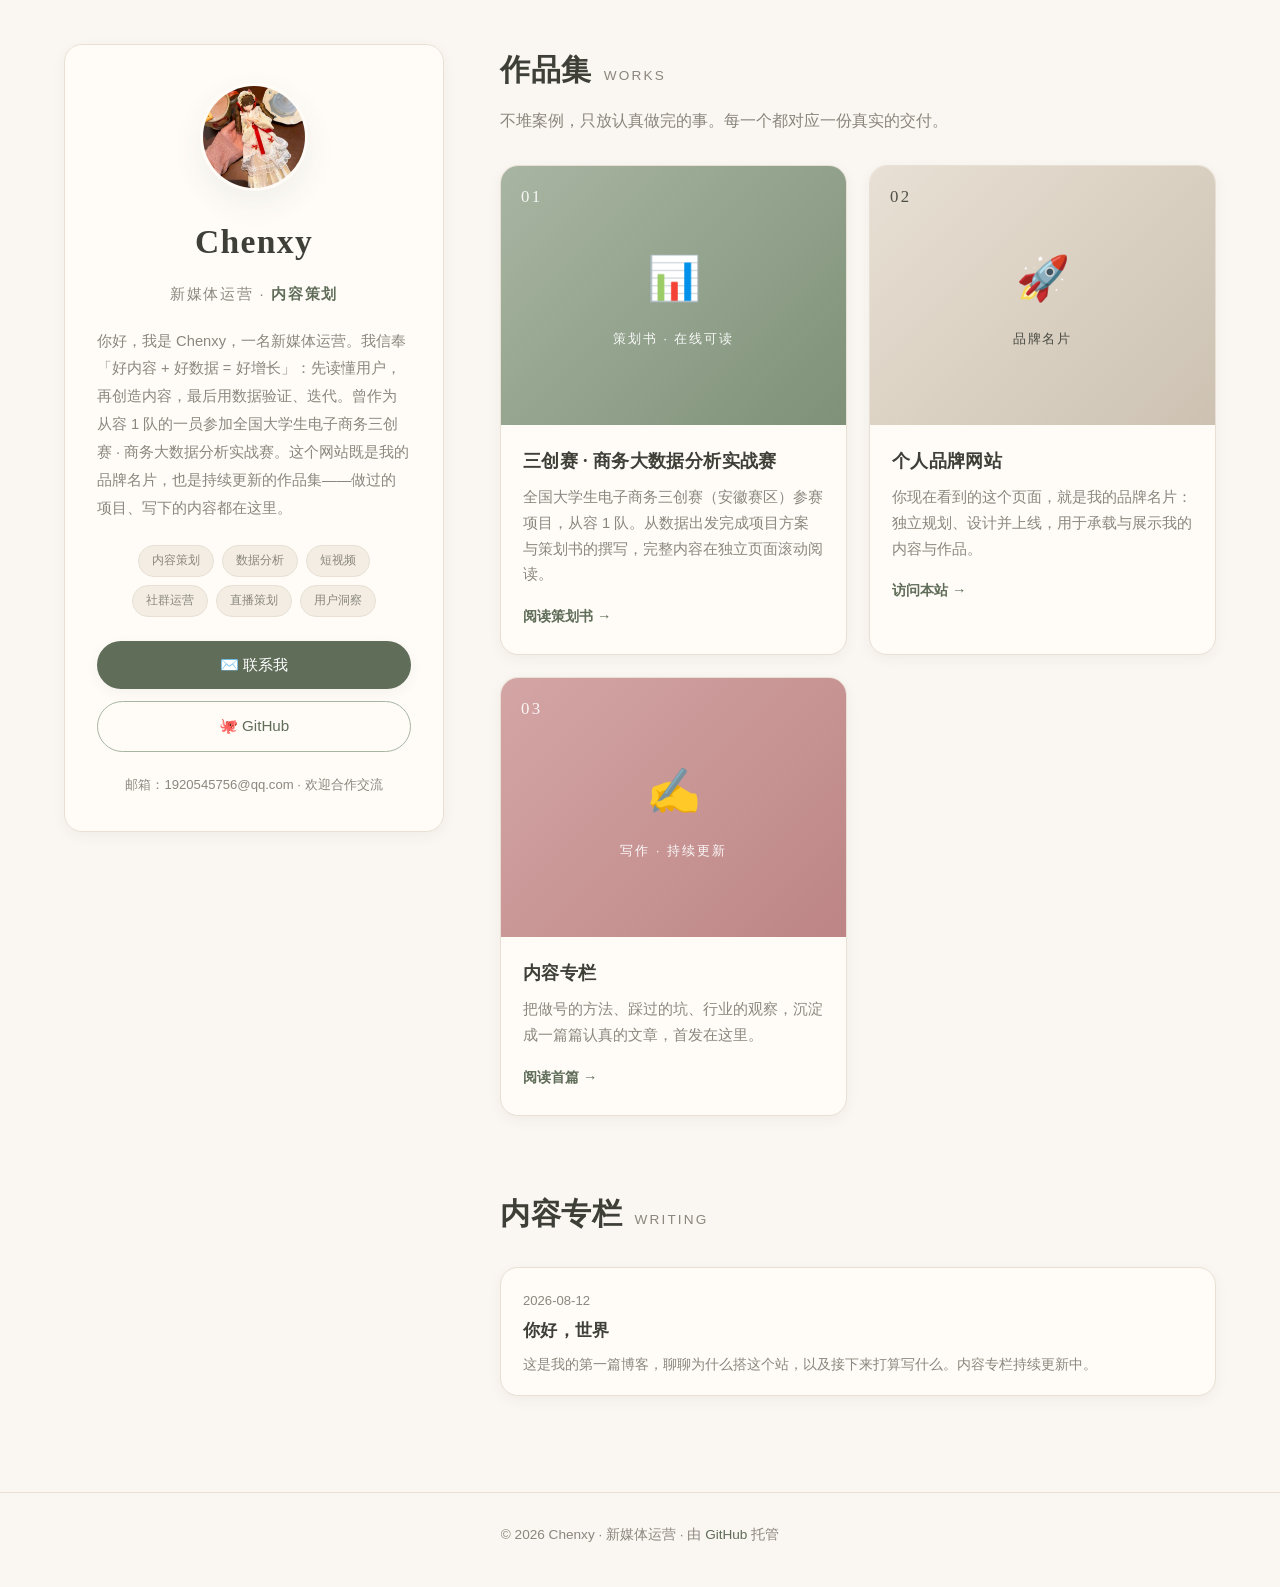
<file: index.html>
<!DOCTYPE html>
<html lang="zh-CN">
<head>
  <meta charset="UTF-8">
  <meta name="viewport" content="width=device-width, initial-scale=1.0">
  <meta name="description" content="Chenxy 的新媒体运营作品集：项目案例、内容专栏与联系方式。">
  <title>Chenxy · 新媒体运营作品集</title>
  <link rel="icon" type="image/svg+xml" href="favicon.svg">
  <link rel="stylesheet" href="style.css?v=2">
</head>
<body>
  <div class="layout">

    <!-- ============ 左：个人信息 ============ -->
    <aside class="side">
      <div class="side-inner">
        <img class="side-avatar" src="assets/images/avatar.jpg" alt="Chenxy 头像" width="108" height="108">
        <h1 class="side-name">Chenxy</h1>
        <p class="side-role">新媒体运营 · <span class="typed" id="typed">内容策划</span></p>
        <p class="side-bio">你好，我是 Chenxy，一名新媒体运营。我信奉「好内容 + 好数据 = 好增长」：先读懂用户，再创造内容，最后用数据验证、迭代。曾作为从容 1 队的一员参加全国大学生电子商务三创赛 · 商务大数据分析实战赛。这个网站既是我的品牌名片，也是持续更新的作品集——做过的项目、写下的内容都在这里。</p>
        <div class="side-skills">
          <span>内容策划</span><span>数据分析</span><span>短视频</span><span>社群运营</span><span>直播策划</span><span>用户洞察</span>
        </div>
        <div class="side-actions">
          <a class="btn btn-primary" href="mailto:1920545756@qq.com">✉️ 联系我</a>
          <a class="btn btn-ghost" href="https://github.com/Chenxy-23" target="_blank" rel="noopener">🐙 GitHub</a>
        </div>
        <p class="side-meta">邮箱：1920545756@qq.com · 欢迎合作交流</p>
      </div>
    </aside>

    <!-- ============ 右：作品集 ============ -->
    <main class="content">

      <section id="works" class="section">
        <h2 class="section-title">作品集 <span class="section-sub">Works</span></h2>
        <p class="section-desc">不堆案例，只放认真做完的事。每一个都对应一份真实的交付。</p>
        <div class="works-grid">

          <a class="card work-card reveal" href="assets/projects/pdf-viewer.html">
            <div class="work-cover cover-sage">
              <span class="cover-no">01</span>
              <span class="cover-icon">📊</span>
              <span class="cover-tag">策划书 · 在线可读</span>
            </div>
            <div class="work-body">
              <h3>三创赛 · 商务大数据分析实战赛</h3>
              <p>全国大学生电子商务三创赛（安徽赛区）参赛项目，从容 1 队。从数据出发完成项目方案与策划书的撰写，完整内容在独立页面滚动阅读。</p>
              <span class="work-link">阅读策划书</span>
            </div>
          </a>

          <a class="card work-card reveal" href="https://chenxy-23.github.io/" target="_blank" rel="noopener">
            <div class="work-cover cover-oat">
              <span class="cover-no">02</span>
              <span class="cover-icon">🚀</span>
              <span class="cover-tag">品牌名片</span>
            </div>
            <div class="work-body">
              <h3>个人品牌网站</h3>
              <p>你现在看到的这个页面，就是我的品牌名片：独立规划、设计并上线，用于承载与展示我的内容与作品。</p>
              <span class="work-link">访问本站</span>
            </div>
          </a>

          <a class="card work-card reveal" href="posts/hello-world.html">
            <div class="work-cover cover-rose">
              <span class="cover-no">03</span>
              <span class="cover-icon">✍️</span>
              <span class="cover-tag">写作 · 持续更新</span>
            </div>
            <div class="work-body">
              <h3>内容专栏</h3>
              <p>把做号的方法、踩过的坑、行业的观察，沉淀成一篇篇认真的文章，首发在这里。</p>
              <span class="work-link">阅读首篇</span>
            </div>
          </a>

        </div>
      </section>

      <section id="writing" class="section">
        <h2 class="section-title">内容专栏 <span class="section-sub">Writing</span></h2>
        <div class="post-list">
          <a class="card post reveal" href="posts/hello-world.html">
            <div class="post-body">
              <time class="post-date" datetime="2026-08-12">2026-08-12</time>
              <h3 class="post-title">你好，世界</h3>
              <p class="post-excerpt">这是我的第一篇博客，聊聊为什么搭这个站，以及接下来打算写什么。内容专栏持续更新中。</p>
            </div>
          </a>
        </div>
      </section>

    </main>
  </div>

  <footer class="site-footer">
    <div class="container">
      <p>© 2026 Chenxy · 新媒体运营 · 由 <a href="https://github.com/Chenxy-23">GitHub</a> 托管</p>
    </div>
  </footer>

  <script>
    // ===== 打字机副标题 =====
    var words = ['内容策划', '短视频增长', '数据驱动', '品牌种草', '社群运营'];
    var typedEl = document.getElementById('typed');
    var wi = 0, ci = 0, deleting = false;
    (function tick() {
      var word = words[wi];
      typedEl.textContent = word.slice(0, ci);
      if (!deleting && ci < word.length) { ci++; setTimeout(tick, 120); }
      else if (!deleting) { deleting = true; setTimeout(tick, 1600); }
      else if (ci > 0) { ci--; setTimeout(tick, 45); }
      else { deleting = false; wi = (wi + 1) % words.length; setTimeout(tick, 300); }
    })();

    // ===== 滚动进入动画 =====
    var revealEls = document.querySelectorAll('.reveal');
    if ('IntersectionObserver' in window) {
      var revealObserver = new IntersectionObserver(function (entries) {
        entries.forEach(function (entry) {
          if (entry.isIntersecting) {
            entry.target.classList.add('is-visible');
            revealObserver.unobserve(entry.target);
          }
        });
      }, { threshold: 0.12 });
      revealEls.forEach(function (el) { revealObserver.observe(el); });
    } else {
      revealEls.forEach(function (el) { el.classList.add('is-visible'); });
    }
  </script>
</body>
</html>
</file>
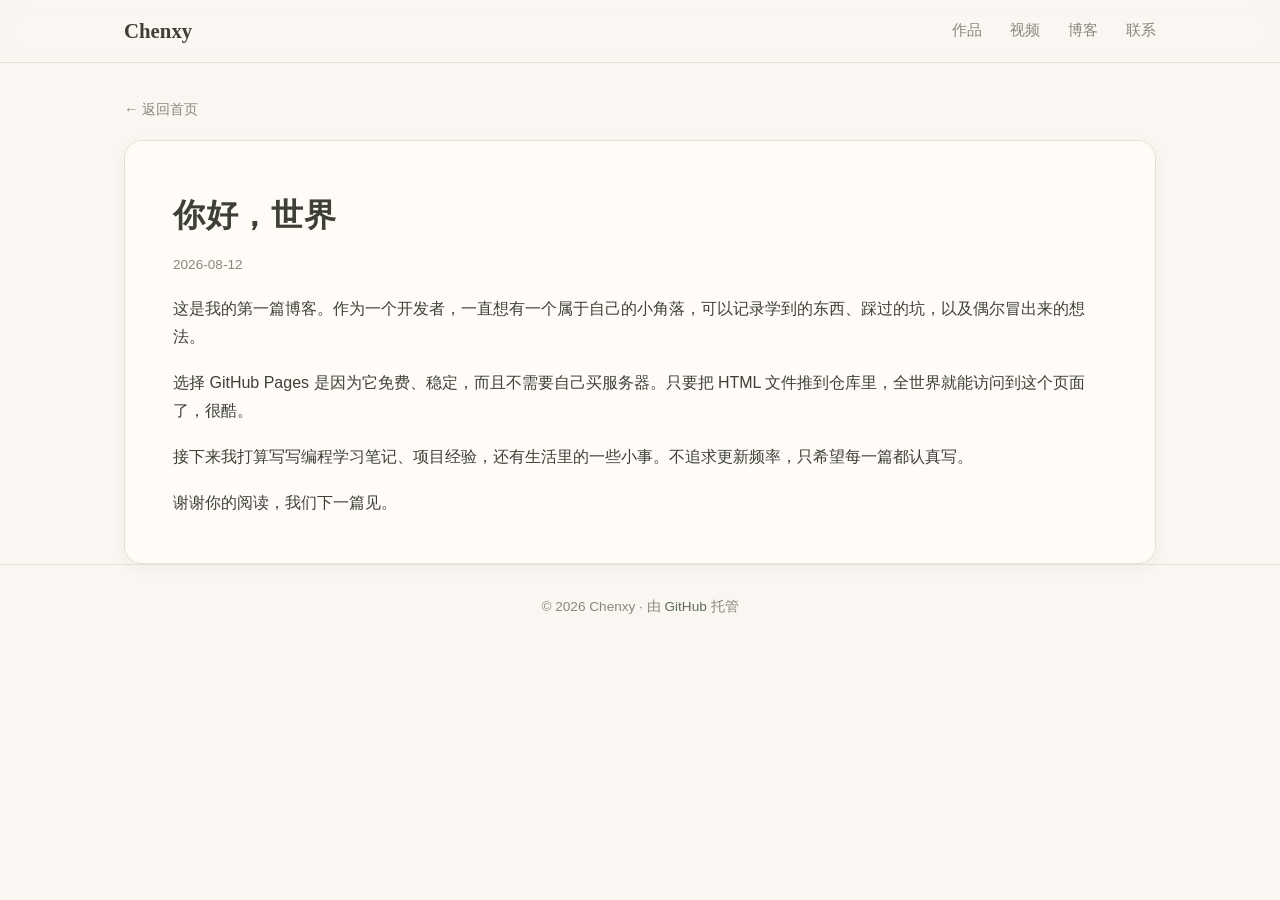
<file: posts/hello-world.html>
<!DOCTYPE html>
<html lang="zh-CN">
<head>
  <meta charset="UTF-8">
  <meta name="viewport" content="width=device-width, initial-scale=1.0">
  <meta name="description" content="Chenxy 的博客第一篇文章">
  <title>你好，世界 - Chenxy 的博客</title>
  <link rel="icon" type="image/svg+xml" href="../favicon.svg">
  <link rel="stylesheet" href="../style.css">
</head>
<body>
  <nav class="site-nav">
    <div class="container nav-inner">
      <a class="nav-brand" href="../index.html">Chenxy</a>
      <div class="nav-links">
        <a href="../index.html#works">作品</a>
        <a href="../index.html#videos">视频</a>
        <a href="../index.html#blog">博客</a>
        <a href="../index.html#contact">联系</a>
      </div>
    </div>
  </nav>

  <main class="container">
    <a class="back-link" href="../index.html">← 返回首页</a>
    <article class="article">
      <h1>你好，世界</h1>
      <time class="post-date" datetime="2026-08-12">2026-08-12</time>

      <p>这是我的第一篇博客。作为一个开发者，一直想有一个属于自己的小角落，可以记录学到的东西、踩过的坑，以及偶尔冒出来的想法。</p>

      <p>选择 GitHub Pages 是因为它免费、稳定，而且不需要自己买服务器。只要把 HTML 文件推到仓库里，全世界就能访问到这个页面了，很酷。</p>

      <p>接下来我打算写写编程学习笔记、项目经验，还有生活里的一些小事。不追求更新频率，只希望每一篇都认真写。</p>

      <p>谢谢你的阅读，我们下一篇见。</p>
    </article>
  </main>

  <footer class="site-footer">
    <div class="container">
      <p>© 2026 Chenxy · 由 <a href="https://github.com/Chenxy-23">GitHub</a> 托管</p>
    </div>
  </footer>
</body>
</html>
</file>
<file: style.css>
/* ============================================================
   Chenxy · 新媒体运营作品集 — 奶油莫兰迪风
   ============================================================ */

:root {
  --bg: #faf6f1;
  --bg-soft: #f3ede4;
  --card: #fffcf8;
  --oat: #e8e0d4;
  --oat-deep: #d8cfc0;
  --sage: #a8b5a2;
  --sage-soft: #e2e8de;
  --sage-deep: #5f6d59;
  --rose: #d4a5a5;
  --rose-soft: #ecd9d9;
  --rose-deep: #b57f7f;
  --ink: #3e4038;
  --ink-soft: #8a877e;
  --radius: 18px;
  --shadow: 0 12px 32px rgba(62, 64, 56, 0.07);
  --shadow-sm: 0 4px 14px rgba(62, 64, 56, 0.05);
}

* { margin: 0; padding: 0; box-sizing: border-box; }

html { scroll-behavior: smooth; }

body {
  font-family: -apple-system, BlinkMacSystemFont, "PingFang SC",
    "Hiragino Sans GB", "Microsoft YaHei", "Segoe UI", sans-serif;
  color: var(--ink);
  background: var(--bg);
  line-height: 1.75;
  -webkit-font-smoothing: antialiased;
  overflow-x: hidden;
}

.serif, h1, h2, h3 {
  font-family: "Songti SC", "Noto Serif CJK SC", "STSong", serif;
  font-weight: 600;
  letter-spacing: 0.02em;
}

.container { max-width: 1080px; margin: 0 auto; padding: 0 24px; }

a { color: var(--sage-deep); text-decoration: none; }

/* ===== 顶部导航 ===== */
.site-nav {
  position: sticky;
  top: 0;
  z-index: 100;
  background: rgba(250, 246, 241, 0.82);
  backdrop-filter: blur(12px);
  -webkit-backdrop-filter: blur(12px);
  border-bottom: 1px solid var(--oat);
}
.nav-inner {
  display: flex;
  align-items: center;
  justify-content: space-between;
  height: 62px;
}
.nav-brand { font-family: "Songti SC", serif; font-size: 1.3rem; font-weight: 700; color: var(--ink); }
.nav-brand-dot { color: var(--sage-deep); }
.nav-links { display: flex; gap: 28px; font-size: 0.92rem; }
.nav-links a { color: var(--ink-soft); position: relative; padding: 4px 0; transition: color 0.2s; }
.nav-links a:hover { color: var(--sage-deep); }
.nav-links a::after {
  content: "";
  position: absolute;
  left: 0; bottom: 0;
  width: 0; height: 2px;
  background: var(--sage);
  border-radius: 2px;
  transition: width 0.25s ease;
}
.nav-links a:hover::after { width: 100%; }

/* ===== 首屏 ===== */
.hero {
  position: relative;
  padding: 124px 0 96px;
  overflow: hidden;
  text-align: center;
}
.hero::before, .hero::after {
  content: "";
  position: absolute;
  width: 460px; height: 460px;
  border-radius: 50%;
  filter: blur(72px);
  opacity: 0.5;
  z-index: 0;
}
.hero::before { top: -140px; left: -140px; background: var(--sage-soft); }
.hero::after { bottom: -160px; right: -140px; width: 400px; height: 400px; background: var(--rose-soft); }
.hero-inner { position: relative; z-index: 1; }

.hero-avatar {
  width: 86px; height: 86px;
  margin: 0 auto 28px;
  border-radius: 50%;
  display: flex; align-items: center; justify-content: center;
  font-size: 2rem;
  background: linear-gradient(135deg, var(--sage-soft), var(--rose-soft));
  color: var(--sage-deep);
  box-shadow: var(--shadow);
}

.hero-kicker {
  font-size: 0.9rem;
  color: var(--ink-soft);
  letter-spacing: 0.32em;
  text-transform: uppercase;
  margin-bottom: 16px;
}
.hero-title { font-size: clamp(2.6rem, 7vw, 4.2rem); color: var(--ink); }
.hero-sub { margin-top: 16px; font-size: 1.15rem; color: var(--sage-deep); }
.hero-sub .typed { font-weight: 600; }
.hero-lead { max-width: 640px; margin: 22px auto 0; color: var(--ink-soft); font-size: 1rem; }

.hero-actions {
  margin-top: 36px;
  display: flex; gap: 14px;
  justify-content: center;
  flex-wrap: wrap;
}
.btn {
  display: inline-block;
  padding: 11px 28px;
  border-radius: 999px;
  font-size: 0.95rem;
  transition: transform 0.2s, box-shadow 0.2s, background 0.2s;
}
.btn:hover { transform: translateY(-2px); }
.btn-primary { background: var(--sage-deep); color: #fff; box-shadow: var(--shadow-sm); }
.btn-primary:hover { box-shadow: var(--shadow); }
.btn-ghost { background: transparent; color: var(--sage-deep); border: 1.5px solid var(--sage); }
.btn-ghost:hover { background: var(--sage-soft); }

.hero-quick { margin-top: 26px; font-size: 0.9rem; color: var(--ink-soft); }
.hero-quick a { color: var(--sage-deep); font-weight: 600; }

/* ===== 双栏版式：左个人信息 + 右作品集 ===== */
.layout {
  max-width: 1200px;
  margin: 0 auto;
  padding: 44px 24px 24px;
  display: grid;
  grid-template-columns: 380px 1fr;
  gap: 56px;
  align-items: start;
}

.side-inner {
  position: sticky;
  top: 40px;
  padding: 38px 32px 34px;
  background: var(--card);
  border: 1px solid var(--oat);
  border-radius: var(--radius);
  box-shadow: var(--shadow-sm);
  text-align: center;
}

.side-avatar {
  display: block;
  width: 108px; height: 108px;
  margin: 0 auto 22px;
  border-radius: 50%;
  object-fit: cover;
  border: 3px solid var(--card);
  background: var(--sage-soft);
  box-shadow: var(--shadow);
}

.side-name { font-size: 2.1rem; letter-spacing: 0.04em; }
.side-role { margin-top: 10px; font-size: 0.92rem; color: var(--ink-soft); letter-spacing: 0.12em; }
.side-role .typed { color: var(--sage-deep); font-weight: 600; }

.side-bio {
  margin-top: 20px;
  font-size: 0.92rem;
  color: var(--ink-soft);
  text-align: left;
  line-height: 1.9;
}

.side-skills { margin-top: 22px; display: flex; flex-wrap: wrap; gap: 8px; justify-content: center; }
.side-skills span {
  font-size: 0.78rem;
  padding: 4px 13px;
  border-radius: 999px;
  background: var(--bg-soft);
  border: 1px solid var(--oat);
  color: var(--ink-soft);
}

.side-actions { margin-top: 24px; display: flex; flex-direction: column; gap: 12px; }
.side-actions .btn { text-align: center; }

.side-meta { margin-top: 22px; font-size: 0.82rem; color: var(--ink-soft); }
.side-meta a { color: var(--sage-deep); font-weight: 600; }

.content { min-width: 0; }
.content .section { padding: 0 0 72px; scroll-margin-top: 40px; }

/* ===== 区块通用 ===== */
.section { padding: 86px 0; scroll-margin-top: 70px; }
.section-title {
  font-size: 1.9rem;
  display: flex;
  align-items: baseline;
  gap: 12px;
  flex-wrap: wrap;
}
.section-title .section-sub {
  font-family: -apple-system, BlinkMacSystemFont, "PingFang SC", sans-serif;
  font-size: 0.85rem;
  font-weight: 400;
  color: var(--ink-soft);
  letter-spacing: 0.16em;
  text-transform: uppercase;
}
.section-desc { margin-top: 10px; color: var(--ink-soft); max-width: 560px; }

/* ===== 作品集 ===== */
.works-grid {
  margin-top: 30px;
  display: grid;
  grid-template-columns: repeat(2, 1fr);
  gap: 22px;
}
.card {
  background: var(--card);
  border: 1px solid var(--oat);
  border-radius: var(--radius);
  box-shadow: var(--shadow-sm);
  overflow: hidden;
  transition: transform 0.25s ease, box-shadow 0.25s ease;
}
.card:hover { transform: translateY(-5px); box-shadow: var(--shadow); }

.work-cover {
  aspect-ratio: 4 / 3;
  display: flex;
  flex-direction: column;
  align-items: center;
  justify-content: center;
  gap: 10px;
  position: relative;
  color: #fff;
}
.work-cover .cover-no {
  position: absolute;
  top: 16px; left: 20px;
  font-family: "Songti SC", serif;
  font-size: 1.05rem;
  letter-spacing: 0.14em;
  opacity: 0.9;
}
.work-cover .cover-icon { font-size: 2.7rem; }
.work-cover .cover-tag { font-size: 0.84rem; letter-spacing: 0.14em; opacity: 0.94; }
.cover-sage { background: linear-gradient(135deg, #a8b5a2, #7f9179); }
.cover-rose { background: linear-gradient(135deg, #d4a5a5, #bd8585); }
.cover-oat { background: linear-gradient(135deg, #e8e0d4, #cdc2b2); color: var(--ink); }

.work-card { display: block; color: inherit; }
.work-card:hover .work-body h3 { color: var(--sage-deep); }

.work-body { padding: 20px 22px 24px; }
.work-body h3 { font-size: 1.15rem; }
.work-body p { margin-top: 8px; font-size: 0.92rem; color: var(--ink-soft); }

.work-link, .btn-preview {
  display: inline-block;
  margin-top: 16px;
  font-size: 0.9rem;
  font-weight: 600;
  color: var(--sage-deep);
  cursor: pointer;
  background: none;
  border: 0;
  padding: 0;
  font-family: inherit;
  transition: color 0.2s;
}
.work-link::after, .btn-preview::after { content: " →"; }
.work-link:hover, .btn-preview:hover { color: var(--rose-deep); }

/* ===== 技能 ===== */
.skills-grid {
  margin-top: 38px;
  display: grid;
  grid-template-columns: repeat(3, 1fr);
  gap: 18px;
}
.skill-card { padding: 26px 24px; }
.skill-icon { font-size: 1.7rem; display: inline-block; margin-bottom: 12px; }
.skill-card h3 { font-size: 1.05rem; }
.skill-card p { margin-top: 6px; font-size: 0.9rem; color: var(--ink-soft); }

/* ===== 关于我 ===== */
.about-card {
  margin-top: 38px;
  padding: 36px 34px;
  display: flex;
  gap: 30px;
  align-items: flex-start;
}
.about-avatar {
  flex: 0 0 84px;
  width: 84px; height: 84px;
  border-radius: 50%;
  display: flex; align-items: center; justify-content: center;
  font-size: 2rem;
  background: var(--sage-soft);
  color: var(--sage-deep);
}
.about-body h3 { font-size: 1.4rem; }
.about-body p { margin-top: 12px; color: var(--ink-soft); }
.tags { margin-top: 20px; display: flex; gap: 10px; flex-wrap: wrap; }
.tags span {
  font-size: 0.82rem;
  padding: 5px 16px;
  border-radius: 999px;
  background: var(--bg-soft);
  border: 1px solid var(--oat);
  color: var(--ink-soft);
}

/* ===== 联系 ===== */
.contact-grid {
  margin-top: 32px;
  display: flex;
  gap: 16px;
  flex-wrap: wrap;
}
.contact-card {
  flex: 1 1 240px;
  padding: 22px 24px;
  display: flex;
  align-items: center;
  gap: 14px;
  border-radius: var(--radius);
}
.contact-icon { font-size: 1.6rem; }
.contact-name { font-weight: 600; }
.contact-value { display: block; font-size: 0.85rem; color: var(--ink-soft); margin-top: 2px; }
.contact-note { margin-top: 18px; font-size: 0.9rem; color: var(--ink-soft); }

/* ===== 内容专栏 ===== */
.post-list { margin-top: 26px; display: flex; flex-direction: column; gap: 14px; }
.post { display: block; padding: 18px 22px; color: inherit; }
.post .post-date { font-size: 0.82rem; }
.post-title { font-size: 1.08rem; margin-top: 2px; }
.post-excerpt { margin-top: 6px; font-size: 0.9rem; color: var(--ink-soft); }
.post:hover .post-title { color: var(--sage-deep); }

/* ===== 页脚 ===== */
.site-footer {
  border-top: 1px solid var(--oat);
  padding: 30px 0 40px;
  text-align: center;
  font-size: 0.85rem;
  color: var(--ink-soft);
}
.site-footer a { color: var(--sage-deep); }

/* ===== 博客文章页（posts/*.html 共用） ===== */
.back-link {
  display: inline-block;
  margin: 34px 0 18px;
  font-size: 0.9rem;
  color: var(--ink-soft);
  transition: color 0.2s;
}
.back-link:hover { color: var(--sage-deep); }
.article {
  background: var(--card);
  border: 1px solid var(--oat);
  border-radius: var(--radius);
  padding: 46px 48px;
  box-shadow: var(--shadow-sm);
}
.article h1 { font-size: 2rem; }
.article .post-date { display: block; margin-top: 10px; }
.article p { margin-top: 18px; }
.post-date { font-size: 0.85rem; color: var(--ink-soft); }

/* ===== 滚动进入动画 ===== */
.reveal {
  opacity: 0;
  transform: translateY(22px);
  transition: opacity 0.6s ease, transform 0.6s ease;
}
.reveal.is-visible { opacity: 1; transform: none; }

@media (prefers-reduced-motion: reduce) {
  .reveal { opacity: 1; transform: none; transition: none; }
  html { scroll-behavior: auto; }
}

/* ===== 响应式 ===== */
@media (max-width: 920px) {
  .layout { grid-template-columns: 1fr; gap: 34px; }
  .side-inner { position: static; }
}
@media (max-width: 860px) {
  .works-grid { grid-template-columns: 1fr 1fr; }
  .skills-grid { grid-template-columns: 1fr 1fr; }
}
@media (max-width: 560px) {
  .works-grid, .skills-grid { grid-template-columns: 1fr; }
  .about-card { flex-direction: column; }
  .nav-links { gap: 16px; font-size: 0.86rem; }
  .section { padding: 62px 0; }
  .hero { padding: 88px 0 68px; }
  .article { padding: 30px 22px; }
  .layout { padding: 22px 16px 8px; }
  .side-inner { padding: 30px 22px 26px; }
  .content .section { padding-bottom: 56px; }
  .works-grid { gap: 16px; }
  .side-name { font-size: 1.8rem; }
}
</file>
